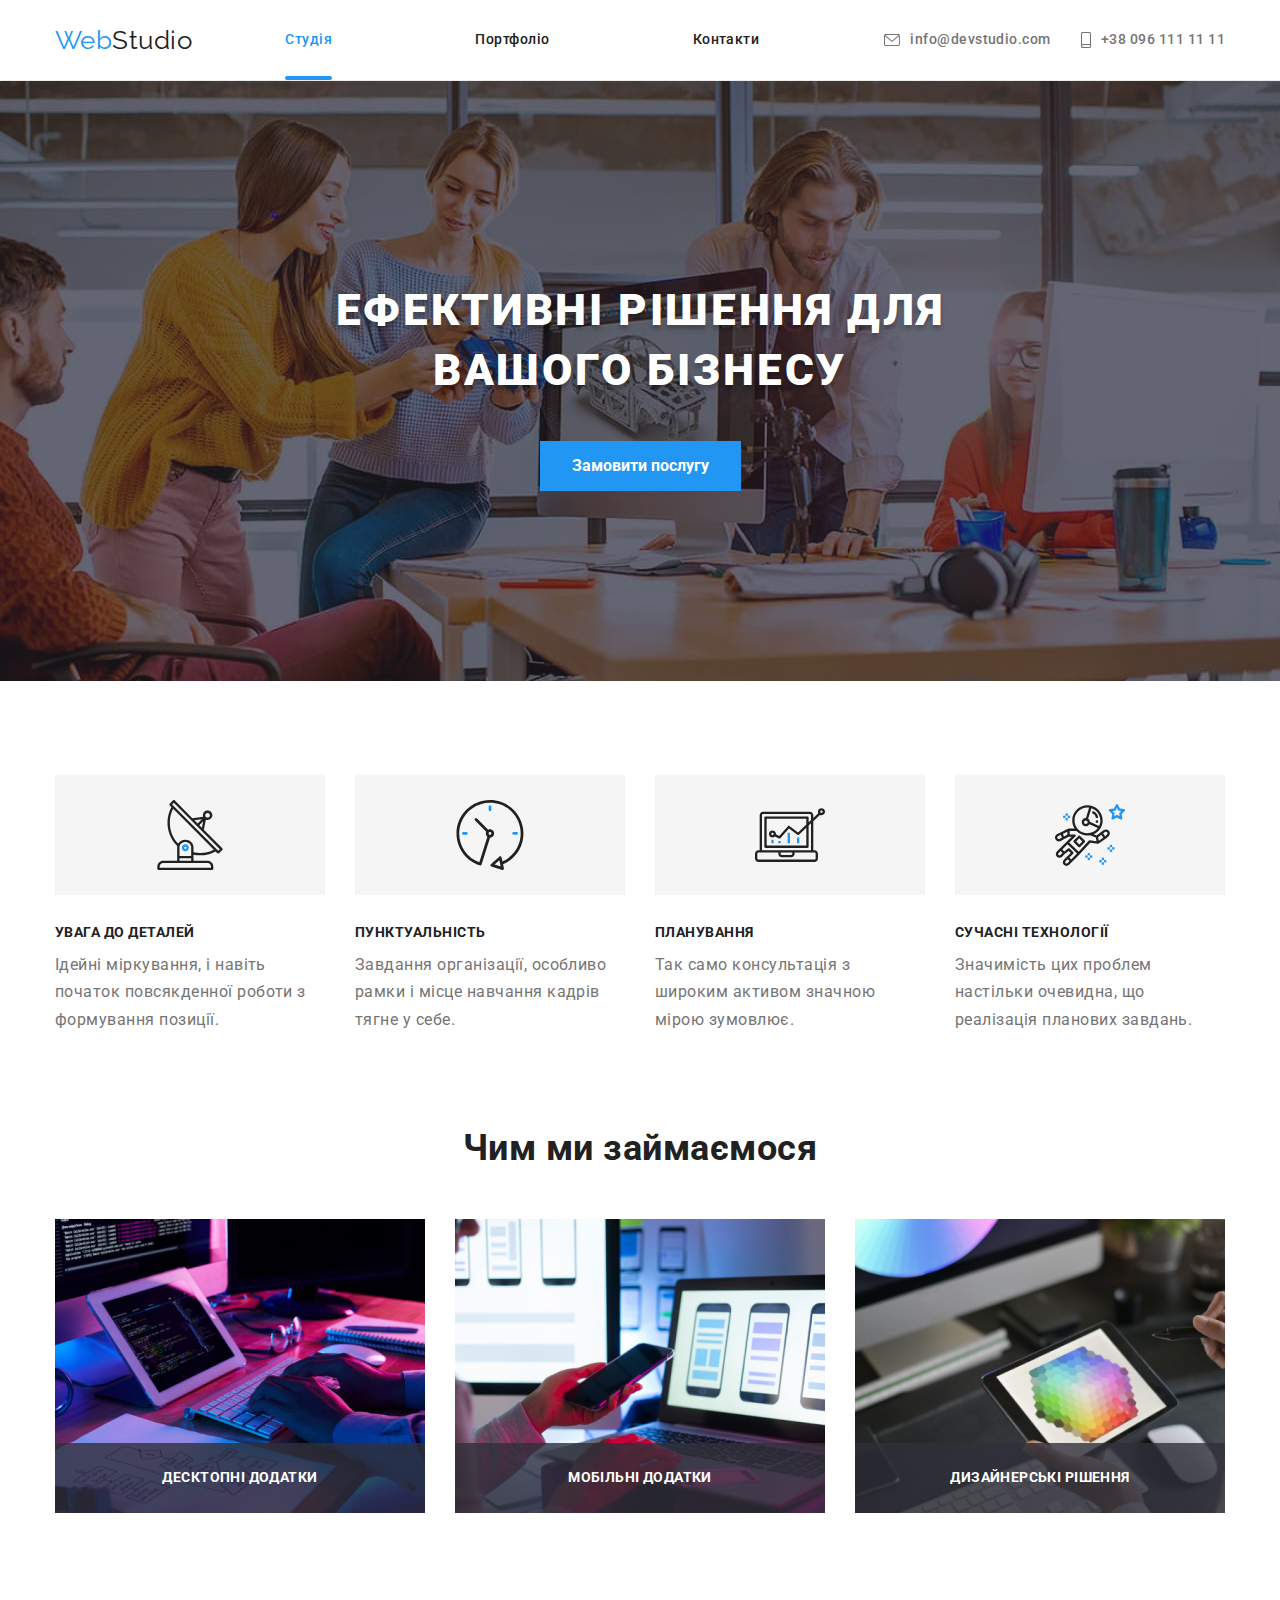
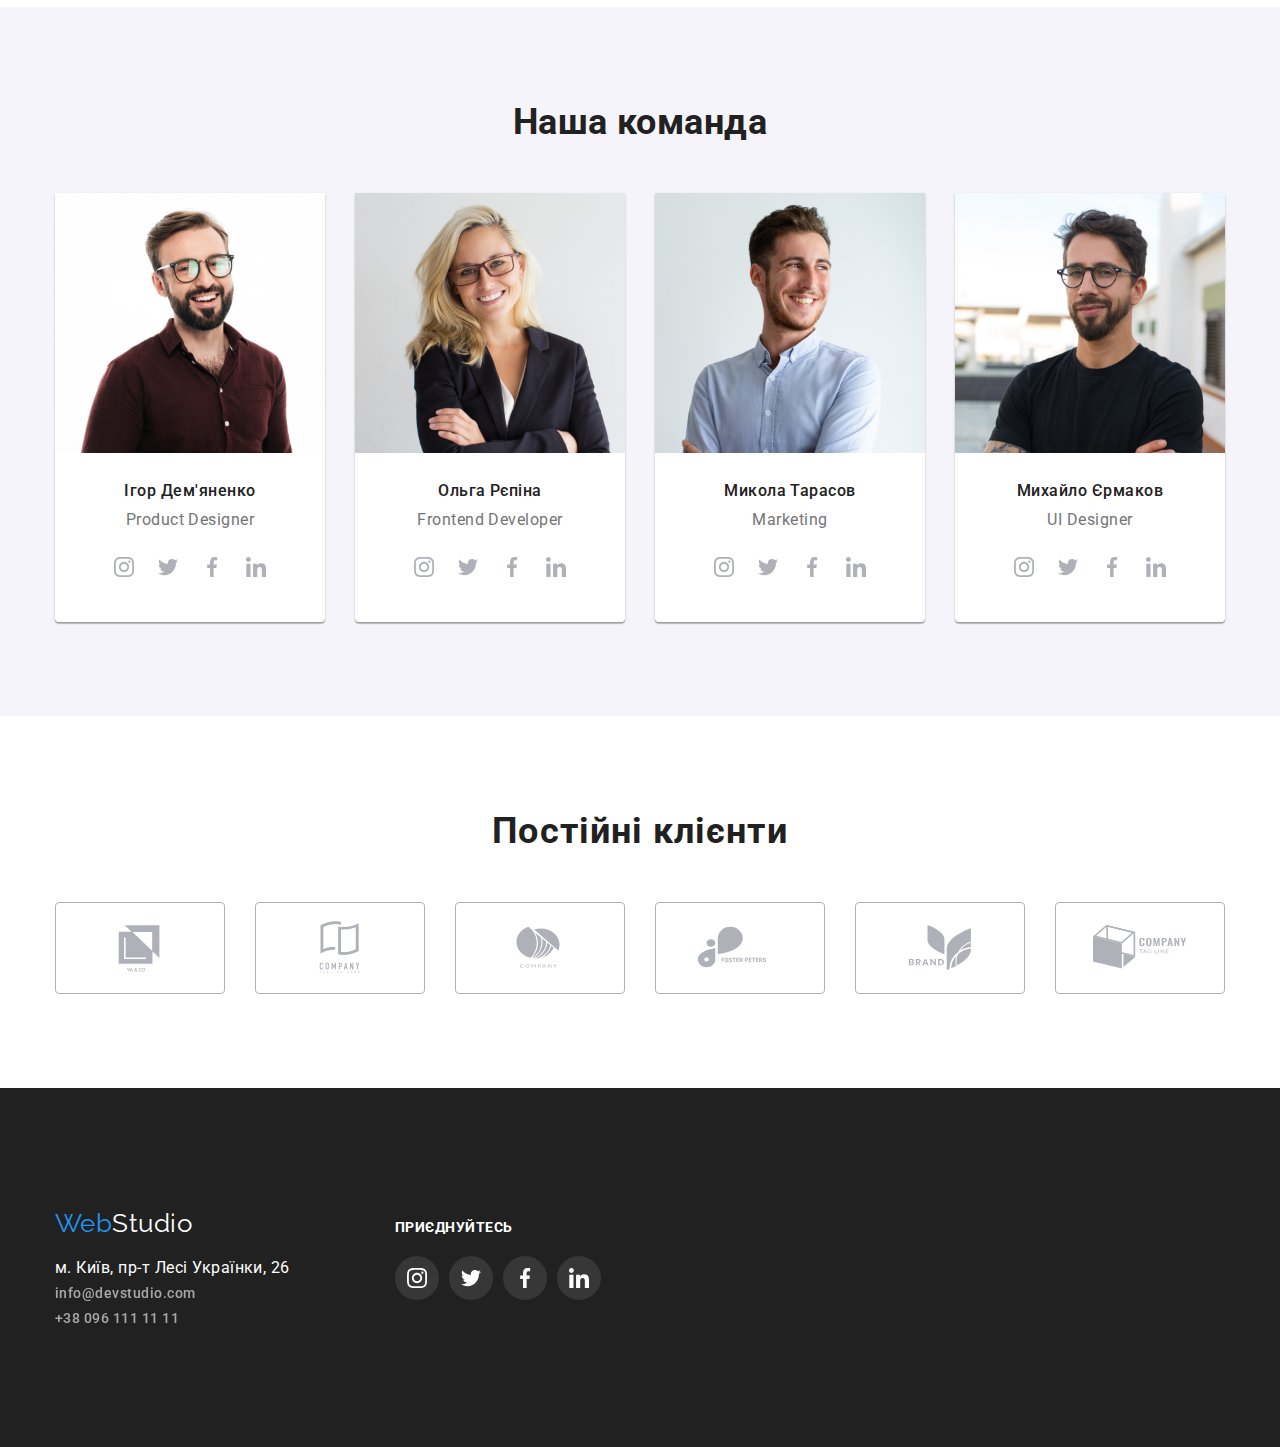
<file: index.html>
<!DOCTYPE html>
<html lang="uk">
<head>
  <meta charset="UTF-8">
  <meta http-equiv="X-UA-Compatible" content="IE=edge">
  <meta name="viewport" content="width=device-width, initial-scale=1.0">
  <title>Document</title>
  <link rel="preconnect" href="https://fonts.googleapis.com">
  <link rel="preconnect" href="https://fonts.gstatic.com" crossorigin>
  <link href="https://fonts.googleapis.com/css2?family=Raleway:wght@700&family=Roboto:wght@400;500;700;900&display=swap"
    rel="stylesheet">
  <link rel="stylesheet" href="https://cdnjs.cloudflare.com/ajax/libs/modern-normalize/1.1.0/modern-normalize.min.css">
  <link rel="stylesheet" href="./css/styles.css">
</head>
<body>
  
    <header class="page-header">
      <div class="container main-nav">
        <nav class="main-nav">
          <a href="./index.html" lang="en" class="logo-link">Web<span class="logo-header">Studio</span></a>
          <ul class="site-nav">
            <li class="item"> <a href="./index.html" class="link current-studio">Студія</a></li>
            <li class="item"> <a href="./portfolio.html" class="link">Портфоліо</a></li>
            <li class="item"> <a href="" class="link">Контакти</a></li>
          </ul>
          
        </nav>
        <ul class="contakts">
          <li class="item contakts-item">
            <!-- Посилання на адресу електронної пошти  -->
            
            <a href="mailto:info@devstudio.com" class="contakts"> <svg class="icon-header" width="16" height="12">
              <use href="./imeges/icons.svg#icon-envelope"></use>_
            </svg>info@devstudio.com </a>
            
          </li>
      
          <li class="item contakts-item">
            <!-- Посилання на телефонний номер -->
            
            <a href="tel:+380961111111" class="contakts"> <svg class="icon-header" width="10" height="16">
              <use href="./imeges/icons.svg#icon-smartphone"></use>_
            </svg> +38 096 111 11 11</a>
            
          </li>
        </ul>
      </div>
  </header>
  
  <main>
    <!-- Герой -->
      
        <section class="hero">
          <div class="container">
            <h1 class="hero-title">Ефективні рішення для вашого бізнесу</h1>
            <button class="button primary" data-modal-open type="button">Замовити послугу</button>
          </div>
        </section>
      
      <section class="section">
        <div class="container">
          <h2 class="visually-hidden">особливості</h2>
          <div class="features-list-svg">
            <ul class="link-svg">
            <li class="list-svg">
            <svg class="features-icon" width="70px" height="70px">
              <use href="./imeges/icons.svg#icon-antenna"></use>_
            </svg>
            </li>
            <li class="list-svg">
            <svg class="features-icon" width="70" height="70">
              <use href="./imeges/icons.svg#icon-clock"></use>_
            </svg>
            </li>
            <li class="list-svg">
            <svg class="features-icon" width="70px" height="70px">
              <use href="./imeges/icons.svg#icon-diagram"></use>_
            </svg>
            </li>
            <li class="list-svg">
            <svg class="features-icon" width="70px" height="70px">
              <use href="./imeges/icons.svg#icon-astronaut"></use>_
            </svg
            </ul>
          </div>
          <ul class="features">
              
              <li class="features-list">
              
              <h3 class="features-title">УВАГА ДО ДЕТАЛЕЙ</h3>
              <p class="features-work">Ідейні міркування, і навіть початок повсякденної роботи з формування позиції.</p>
            </li>
            <li class="features-list">
              <h3 class="features-title">ПУНКТУАЛЬНІСТЬ</h3>
              <p class="features-work">Завдання організації, особливо рамки і місце навчання кадрів тягне у себе.</p>
            </li>
            <li class="features-list">
              <h3 class="features-title">ПЛАНУВАННЯ</h3>
              <p class="features-work">Так само консультація з широким активом значною мірою зумовлює.</p>
            </li>
            <li class="features-list">
              <h3 class="features-title">СУЧАСНІ ТЕХНОЛОГІЇ</h3>
              <p class="features-work">Значимість цих проблем настільки очевидна, що реалізація планових завдань.</p>
            </li>
          </ul>
        </div>
      </section>

      <section class="section no-padding">
        <div class="container">
          <h2 class="workspace">Чим ми займаємося</h2>
          <ul class="flex-workspace">
            <li class="workspace-img">
              <img src="./imeges/programer-working.jpg" alt="Десктопні додатки">
              <div class="title-workspace">
                <h3 class="headline">Десктопні додатки</h3>
              </div>
            </li>

            <li class="workspace-img"> <img src="./imeges/smartphones-creators-working-mobile-phones.jpg"
                alt="Смартфонні додатки">
              <div class="title-workspace">
                <h3 class="headline">Мобільні додатки</h3>
              </div>
            </li>
    
            <li class="workspace-img"> <img src="./imeges/web-design-working-graphic-table.jpg" alt="Дизанерські додатки">
              <div class="title-workspace">
                <h3 class="headline">Дизайнерські рішення</h3>
              </div>
            </li>
          </ul>
        </div>
      </section>
    
      <section class="section team">
        <div class="container">
          <h2 class="workspace">Наша команда</h2>
            <ul class="team">
              <li class="item box"> 
                <img src="./imeges/prodact-designer.jpg" alt="Дизайнер продукту" width="270" height="260">
                  <div class="spesialty">
                    <h3 class="name">Ігор Дем'яненко</h3>
                    <p class="profession" lang="en">Product Designer</p>
                    <ul class="title-social-link">
                      <li class="icon"> 
                        <a class="social-link" href="https://instagram.com" target="_blank" rel="noopener noreferrer">
                          <svg class="social-icon"  width="44" height="44" ><use href="./imeges/icons.svg#icon-instagram"></use>_</svg>
                        </a> 
                      </li>
                      <li class="icon"> 
                        <a class="social-link" href="https://twitter.com" target="_blank" rel="noopener noreferrer">
                          <svg class="social-icon"  width="44" height="44"><use href="./imeges/icons.svg#icon-twitter"></use>_</svg>
                        </a>
                      </li>
                      <li class="icon"> 
                        <a class="social-link" href="https://facebook.com" target="_blank" rel="noopener noreferrer">
                          <svg class="social-icon" width="44" height="44"><use href="./imeges/icons.svg#icon-facebook"></use>_</svg>
                        </a>
                      </li>
                      <li class="icon">
                          <a class="social-link" href="https://linkedin.com" target="_blank" rel="noopener noreferrer">
                            <svg class="social-icon" width="44" height="44"><use href="./imeges/icons.svg#icon-linkedin"></use>_</svg>
                          </a>
                      </li>
                    </ul>
                  </div>
              </li>

              <li class="item box">
                <img src="./imeges/frontend-developer.jpg" alt="Розробник інтерфейсу" width="270" height="260">
                  <div class="spesialty">
                    <h3 class="name">Ольга Рєпіна</h3>
                    <p class="profession" lang="en">Frontend Developer</p>
                    <ul class="title-social-link">
                      <li class="icon">
                        <a class="social-link" href="https://instagram.com" target="_blank" rel="noopener noreferrer">
                          <svg class="social-icon" width="44" height="44">
                            <use href="./imeges/icons.svg#icon-instagram"></use>_
                          </svg>
                        </a>
                      </li>
                      <li class="icon">
                        <a class="social-link" href="https://twitter.com" target="_blank" rel="noopener noreferrer">
                          <svg class="social-icon" width="44" height="44">
                            <use href="./imeges/icons.svg#icon-twitter"></use>_
                          </svg>
                        </a>
                      </li>
                      <li class="icon">
                        <a class="social-link" href="https://facebook.com" target="_blank" rel="noopener noreferrer">
                          <svg class="social-icon" width="44" height="44">
                            <use href="./imeges/icons.svg#icon-facebook"></use>_
                          </svg>
                        </a>
                      </li>
                      <li class="icon">
                        <a class="social-link" href="https://linkedin.com" target="_blank" rel="noopener noreferrer">
                          <svg class="social-icon" width="44" height="44">
                            <use href="./imeges/icons.svg#icon-linkedin"></use>_
                          </svg>
                        </a>
                      </li>
                    </ul>
                  </div>
              </li>
            
              <li class="item box">  
                <img src="./imeges/marketing.jpg" alt="Маркетолог" width="270" height="260">
                <div class="spesialty">
                  <h3 class="name">Микола Тарасов</h3>
                  <p class="profession" lang="en">Marketing</p>
                  <ul class="title-social-link">
                    <li class="icon">
                      <a class="social-link" href="https://instagram.com" target="_blank" rel="noopener noreferrer">
                        <svg class="social-icon" width="44" height="44">
                          <use href="./imeges/icons.svg#icon-instagram"></use>_
                        </svg>
                      </a>
                    </li>
                    <li class="icon">
                      <a class="social-link" href="https://twitter.com" target="_blank" rel="noopener noreferrer">
                        <svg class="social-icon" width="44" height="44">
                          <use href="./imeges/icons.svg#icon-twitter"></use>_
                        </svg>
                      </a>
                    </li>
                    <li class="icon">
                      <a class="social-link" href="https://facebook.com" target="_blank" rel="noopener noreferrer">
                        <svg class="social-icon" width="44" height="44">
                          <use href="./imeges/icons.svg#icon-facebook"></use>_
                        </svg>
                      </a>
                    </li>
                    <li class="icon">
                      <a class="social-link" href="https://linkedin.com" target="_blank" rel="noopener noreferrer">
                        <svg class="social-icon" width="44" height="44">
                          <use href="./imeges/icons.svg#icon-linkedin"></use>_
                        </svg>
                      </a>
                    </li>
                  </ul>
                </div>
              </li>

              <li class="item box">
                <img src="./imeges/ui-designer.jpg" alt="Дизайнер інтерфейсу" width="270" height="260">
                <div class="spesialty">
                  <h3 class="name">Михайло Єрмаков</h3>
                  <p class="profession" lang="en">UI Designer</p>
                  <ul class="title-social-link">
                    <li class="icon">
                      <a class="social-link" href="https://instagram.com" target="_blank" rel="noopener noreferrer">
                        <svg class="social-icon" width="44" height="44">
                          <use href="./imeges/icons.svg#icon-instagram"></use>_
                        </svg>
                      </a>
                    </li>
                    <li class="icon">
                      <a class="social-link" href="https://twitter.com" target="_blank" rel="noopener noreferrer">
                        <svg class="social-icon" width="44" height="44">
                          <use href="./imeges/icons.svg#icon-twitter"></use>_
                        </svg>
                      </a>
                    </li>
                    <li class="icon">
                      <a class="social-link" href="https://facebook.com" target="_blank" rel="noopener noreferrer">
                        <svg class="social-icon" width="44" height="44">
                          <use href="./imeges/icons.svg#icon-facebook"></use>_
                        </svg>
                      </a>
                    </li>
                    <li class="icon">
                      <a class="social-link" href="https://linkedin.com" target="_blank" rel="noopener noreferrer">
                        <svg class="social-icon" width="44" height="44">
                          <use href="./imeges/icons.svg#icon-linkedin"></use>_
                        </svg>
                      </a>
                    </li>
                  </ul>
                </div>
              </li>
            </ul>
        </div>
      </section>
      <section class="section clients">
        <div class="container">
          <h2 class="title-clients">Постійні клієнти</h2>
            <ul class="title-clients-icon">
              <li class="link-icon-clients"><svg class="clients-icon"> <use href="./imeges/icons.svg#icon-client-first">_</use> </svg></li>
              <li class="link-icon-clients"><svg class="clients-icon"> <use href="./imeges/icons.svg#icon-client-second">_</use> </svg></li>
              <li class="link-icon-clients"><svg class="clients-icon"> <use href="./imeges/icons.svg#icon-client-third">_</use> </svg></li>
              <li class="link-icon-clients"><svg class="clients-icon"> <use href="./imeges/icons.svg#icon-client-fourth">_</use> </svg></li>
              <li class="link-icon-clients"><svg class="clients-icon"> <use href="./imeges/icons.svg#icon-client-fifth">_</use> </svg></li>
              <li class="link-icon-clients"><svg class="clients-icon"> <use href="./imeges/icons.svg#icon-client-sixth">_</use> </svg></li>
            </ul>
        </div>
      </section>

      
      <div class="backdrop is-hidden" data-modal>
      <div class="modal">
        <button data-modal-close class="modal-close">
          <svg class="modal-icon" width="11" height="11">
            <use href="./imeges/icons.svg#icon-close"></use>_
          </svg>
        </button>
      </div>
    </div>
  </main>
  <footer class="footer">
    <div class="container footer">
      <div class="logo-adress">
        <div class="footer-emblem">
            <a href="./index.html" lang="en" class="logo-link-footer">Web<span class="logo-footer">Studio</span></a>
          </div>
            <address>
              <ul>
                <li class="footer-contakt"> <a class="footer-address" href="https://goo.gl/maps/CPtrU1FHBa2aNyZL9" target="_blank" rel="noopener noreferrer">м. Київ, пр-т Лесі Українки,
                  26</a></li>
                <li class="footer-contakt"><a href="mailto:info@devstudio.com" class="contakts-footer">info@devstudio.com</a> </li>
                <li class="footer-contakt"><a href="tel:+380961111111" class="contakts-footer">+38 096 111 11 11</a></li>
              </ul>
            </address> 
        </div>
      <div class="action">
        <h2 class="title-footer">приєднуйтесь</h2>
          <ul class="social-link-footer">
            <li class="icon-footer">
              <a class="footer-social-link" href="https://instagram.com" target="_blank" rel="noopener noreferrer">
                <svg class="social-icon-footer" width="44" height="44">
                  <use href="./imeges/icons.svg#icon-instagram"></use>_
                </svg>
              </a>
            </li>
            <li class="icon-footer">
              <a class="footer-social-link" href="https://twitter.com" target="_blank" rel="noopener noreferrer">
                <svg class="social-icon-footer" width="44" height="44">
                  <use href="./imeges/icons.svg#icon-twitter"></use>_
                </svg>
              </a>
            </li>
            <li class="icon-footer">
              <a class="footer-social-link" href="https://facebook.com" target="_blank" rel="noopener noreferrer">
                <svg class="social-icon-footer" width="44" height="44">
                  <use href="./imeges/icons.svg#icon-facebook"></use>_
                </svg>
              </a>
            </li>
            <li class="icon-footer">
              <a class="footer-social-link" href="https://linkedin.com" target="_blank" rel="noopener noreferrer">
                <svg class="social-icon-footer" width="44" height="44">
                  <use href="./imeges/icons.svg#icon-linkedin"></use>_
                </svg>
              </a>
            </li>
          </ul>
      </div>
    </div>
  </footer>
  <script src="./js/modal.js"></script>
</body>
</html>
</file>
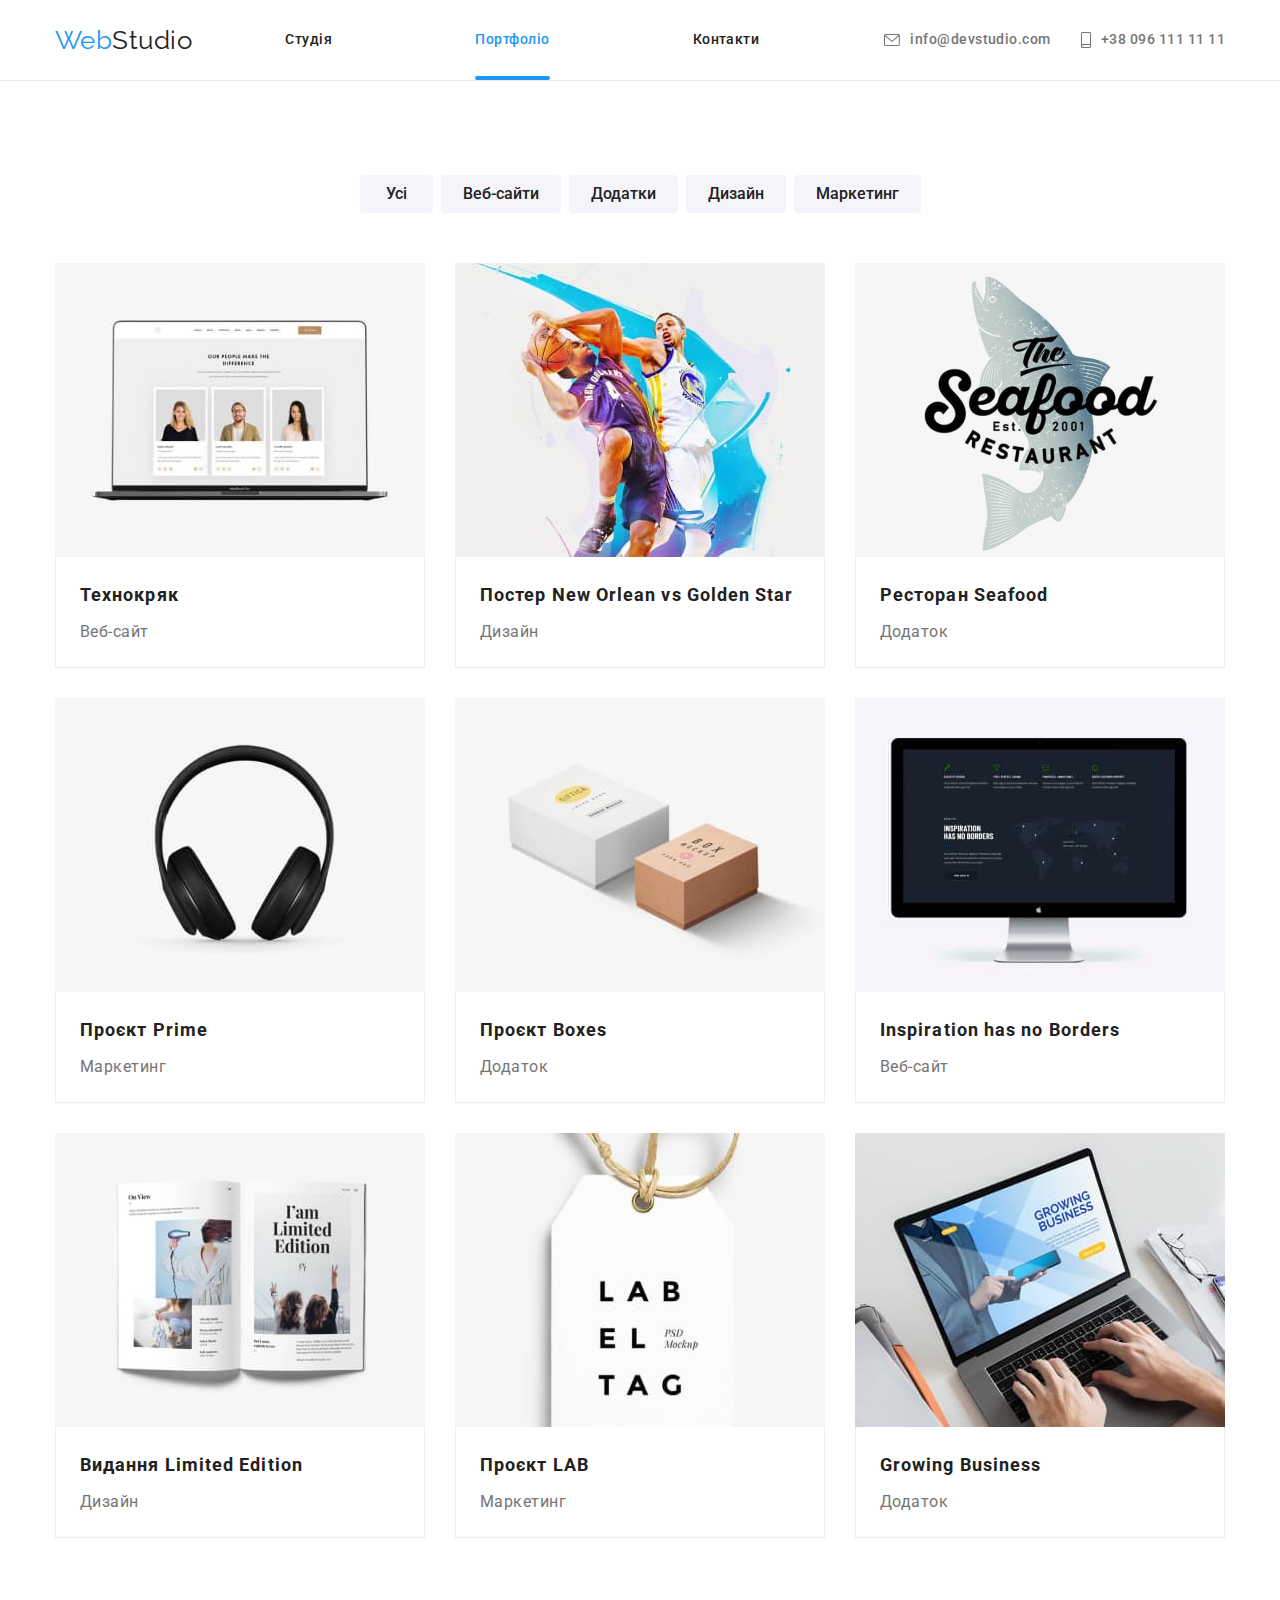
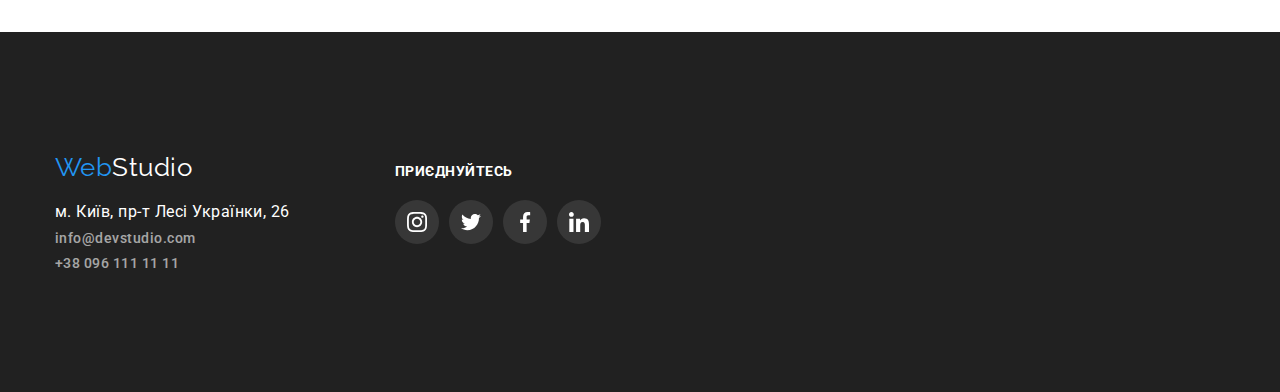
<file: portfolio.html>
<!DOCTYPE html>
<html lang="uk">

<head>
  <meta charset="UTF-8">
  <meta http-equiv="X-UA-Compatible" content="IE=edge">
  <meta name="viewport" content="width=device-width, initial-scale=1.0">
  <title>Document</title>
  <link rel="preconnect" href="https://fonts.googleapis.com">
  <link rel="preconnect" href="https://fonts.gstatic.com" crossorigin>
  <link href="https://fonts.googleapis.com/css2?family=Raleway:wght@700&family=Roboto:wght@400;500;700;900&display=swap"
    rel="stylesheet">
  <link rel="stylesheet" href="https://cdnjs.cloudflare.com/ajax/libs/modern-normalize/1.1.0/modern-normalize.min.css">
  <link rel="stylesheet" href="./css/styles.css">
</head>

<body>
  <header class="page-header">
    <div class="container main-nav">
      <nav class="main-nav">
        <a href="./index.html" lang="en" class="logo-link">Web<span class="logo-header">Studio</span></a>
        <ul class="site-nav">
          <li class="item"> <a href="./index.html" class="link">Студія</a></li>
          <li class="item"> <a href="./portfolio.html" class="link current-portfolio">Портфоліо</a></li>
          <li class="item"> <a href="" class="link">Контакти</a></li>
        </ul>
  
      </nav>
      <ul class="contakts">
        <li class="item contakts-item">
          <!-- Посилання на адресу електронної пошти  -->
          
          <a href="mailto:info@devstudio.com" class="contakts"> <svg class="icon-header" width="16" height="12">
            <use href="./imeges/icons.svg#icon-envelope"></use>_
          </svg>info@devstudio.com</a>
  
        </li>
  
        <li class="item contakts-item">
          <!-- Посилання на телефонний номер -->
          
          <a href="tel:+380961111111" class="contakts"> <svg class="icon-header" width="10" height="16">
            <use href="./imeges/icons.svg#icon-smartphone"></use>_
          </svg> +38 096 111 11 11</a>
  
        </li>
      </ul>
    </div>
  </header>

  <main>
      <!-- Герой -->
    <section class="section project">
      <div class="container">
      <h1 hidden>Проєкти</h1>
      <!-- ФІЛЬТРИ -->
        <ul class="filters">
          <li class="btn-filters" > <button class="button secondary" type="button">Усі</button> </li>
          <li class="btn-filters"> <button class="button secondary" type="button">Веб-сайти</button> </li>
          <li class="btn-filters"> <button class="button secondary" type="button">Додатки</button> </li>
          <li class="btn-filters"> <button class="button secondary" type="button">Дизайн</button> </li>
          <li class="btn-filters"> <button class="button secondary" type="button">Маркетинг</button> </li>
        </ul>
      
      <!-- ПРОЄКТИ -->
      
        <ul class="flex">
          <li class="flex-emelent">
            <a href="">
              <div class="overlay-wrapper">
                <img src="./imeges/project-technocrat.jpg" alt="Проєкт технокряк" width="370" height="294">
                <div class="overlay">
                  <p class="overlay-title"> Ресурс пропонує комплексні пропозиції з різним рівнем функціоналу та сервісів. Все
                    це
                    дозволить відвідувачу отримати
                    вичерпні відомості про компанію чи приватну особу.
                  </p>
                </div>
              </div>
                <div class="name-work">
                  <h2 class="name-title">Технокряк</h2>
                  <p class="work">Веб-сайт</p>
                </div>
            </a>
          </li>
        
          <li class="flex-emelent">
            <a href="">
              <div class="overlay-wrapper">
                <img src="./imeges/poster-new-orlean-vs-golden-star.jpg" alt=" Постер Новий Орлеан проти Золотої Зірки"
                  width="370" height="294">
                <div class="overlay">
                  <p class="overlay-title"> Ресурс пропонує комплексні пропозиції з різним рівнем функціоналу та сервісів. Все
                    це
                    дозволить відвідувачу отримати
                    вичерпні відомості про компанію чи приватну особу.</p>
                </div>
              </div>
                <div class="name-work">
                  <h2 class="name-title" lang="en">Постер New Orlean vs Golden Star</h2>
                  <p class="work">Дизайн</p>
                </div>
            </a>
          </li>
        
          <li class="flex-emelent">
            <a href="">
              <div class="overlay-wrapper">
                <img src="./imeges/restaurant-seafood.jpg" alt="Ресторан Мореродуктів" width="370" height="294">
                <div class="overlay">
                  <p class="overlay-title"> Ресурс пропонує комплексні пропозиції з різним рівнем функціоналу та сервісів. Все
                    це
                    дозволить відвідувачу отримати
                    вичерпні відомості про компанію чи приватну особу.</p>
                </div>
              </div>
                <div class="name-work">
                  <h2 class="name-title" lang="en">Ресторан Seafood</h2>
                  <p class="work">Додаток</p>
                </div>
            </a>
          </li>
        
          <li class="flex-emelent">
            <a href="">
              <div class="overlay-wrapper">
                <img src="./imeges/eairphone.jpg" alt="Навушники" width="370" height="294">
                <div class="overlay">
                  <p class="overlay-title"> Ресурс пропонує комплексні пропозиції з різним рівнем функціоналу та сервісів. Все
                    це
                    дозволить відвідувачу отримати
                    вичерпні відомості про компанію чи приватну особу.</p>
                </div>
              </div>
                <div class="name-work">
                  <h2 class="name-title" lang="en">Проєкт Prime</h2>
                  <p class="work">Маркетинг</p>
                </div>
            </a>
          </li>
        
          <li class="flex-emelent">
            <a href="">
              <div class="overlay-wrapper">
                <img src="./imeges/boxes.jpg" alt="Коробки" width="370" height="294">
                <div class="overlay">
                  <p class="overlay-title"> Ресурс пропонує комплексні пропозиції з різним рівнем функціоналу та сервісів. Все
                    це
                    дозволить відвідувачу отримати
                    вичерпні відомості про компанію чи приватну особу.</p>
                </div>
              </div>
                <div class="name-work">
                  <h2 class="name-title" lang="en">Проєкт Boxes</h2>
                  <p class="work">Додаток</p>
                </div>
            </a>
          </li>
        
          <li class="flex-emelent">
            <a href="">
              <div class="overlay-wrapper">
                <img src="./imeges/monitor.jpg" alt="Монітор комп'ютера" width="370" height="294">
                <div class="overlay">
                  <p class="overlay-title"> Ресурс пропонує комплексні пропозиції з різним рівнем функціоналу та сервісів. Все
                    це
                    дозволить відвідувачу отримати
                    вичерпні відомості про компанію чи приватну особу.</p>
                </div>
              </div>
                <div class="name-work">
                  <h2 class="name-title" lang="en">Inspiration has no Borders</h2>
                  <p class="work">Веб-сайт</p>
                </div>
            </a>
          </li>
        
          <li class="flex-emelent">
            <a href="">
              <div class="overlay-wrapper">
                <img src="./imeges/open-book.jpg" alt="Відкрита книга" width="370" height="294">
                <div class="overlay">
                  <p class="overlay-title"> Ресурс пропонує комплексні пропозиції з різним рівнем функціоналу та сервісів. Все
                    це
                    дозволить відвідувачу отримати
                    вичерпні відомості про компанію чи приватну особу.</p>
                </div>
              </div>
                <div class="name-work">
                  <h2 class="name-title" lang="en">Видання Limited Edition</h2>
                  <p class="work">Дизайн</p>
                </div>
            </a>
          </li>
        
          <li class="flex-emelent">
            <a href="">
              <div class="overlay-wrapper">
                <img src="./imeges/label.jpg" alt="Бірка" width="370" height="294">
                <div class="overlay">
                  <p class="overlay-title"> Ресурс пропонує комплексні пропозиції з різним рівнем функціоналу та сервісів. Все
                    це
                    дозволить відвідувачу отримати
                    вичерпні відомості про компанію чи приватну особу.</p>
                </div>
              </div>
                <div class="name-work">
                  <h2 class="name-title" lang="en">Проєкт LAB</h2>
                  <p class="work">Маркетинг</p>
                </div>
            </a>
          </li>
        
          <li class="flex-emelent">
            <a href="">
              <div class="overlay-wrapper">
                <img src="./imeges/working-on-laptop.jpg" alt="Робота за ноутбуком" width="370" height="294">
                <div class="overlay">
                  <p class="overlay-title"> Ресурс пропонує комплексні пропозиції з різним рівнем функціоналу та сервісів. Все
                    це
                    дозволить відвідувачу отримати
                    вичерпні відомості про компанію чи приватну особу.</p>
                </div>
              </div>
                <div class="name-work">
                  <h2 class="name-title" lang="en">Growing Business</h2>
                  <p class="work">Додаток</p>
                </div>
            </a>
          </li>
        </ul>
      </div>
    </section>
  </main>
    
      <footer class="footer">
        <div class="container footer">
          <div class="logo-adress">
            <div class="footer-emblem">
              <a href="./index.html" lang="en" class="logo-link-footer">Web<span class="logo-footer">Studio</span></a>
            </div>
            <address>
              <ul>
                <li class="footer-contakt"> <a class="footer-address" href="https://goo.gl/maps/CPtrU1FHBa2aNyZL9"
                    target="_blank" rel="noopener noreferrer">м. Київ, пр-т Лесі Українки,
                    26</a></li>
                <li class="footer-contakt"><a href="mailto:info@devstudio.com" class="contakts-footer">info@devstudio.com</a>
                </li>
                <li class="footer-contakt"><a href="tel:+380961111111" class="contakts-footer">+38 096 111 11 11</a></li>
              </ul>
            </address>
          </div>
          <div class="action">
            <h2 class="title-footer">приєднуйтесь</h2>
            <ul class="social-link-footer">
              <li class="icon-footer">
                <a class="footer-social-link" href="https://instagram.com" target="_blank" rel="noopener noreferrer">
                  <svg class="social-icon-footer" width="44" height="44">
                    <use href="./imeges/icons.svg#icon-instagram"></use>_
                  </svg>
                </a>
              </li>
              <li class="icon-footer">
                <a class="footer-social-link" href="https://twitter.com" target="_blank" rel="noopener noreferrer">
                  <svg class="social-icon-footer" width="44" height="44">
                    <use href="./imeges/icons.svg#icon-twitter"></use>_
                  </svg>
                </a>
              </li>
              <li class="icon-footer">
                <a class="footer-social-link" href="https://facebook.com" target="_blank" rel="noopener noreferrer">
                  <svg class="social-icon-footer" width="44" height="44">
                    <use href="./imeges/icons.svg#icon-facebook"></use>_
                  </svg>
                </a>
              </li>
              <li class="icon-footer">
                <a class="footer-social-link" href="https://linkedin.com" target="_blank" rel="noopener noreferrer">
                  <svg class="social-icon-footer" width="44" height="44">
                    <use href="./imeges/icons.svg#icon-linkedin"></use>_
                  </svg>
                </a>
              </li>
            </ul>
          </div>
        </div>
      </footer>
    </body>
    
    
  </html>
</file>
<file: css/styles.css>
:root{
--primary-text-color: rgba(255, 255, 255, 0.6);
--title-text-color: #212121;
--accent-color: #ffffff;
--nav-color: #2196F3;
--main-color: #757575;
--primary-bg-color: #F5F5F5;
--icon-color: #AFB1B8;
--duration: 250ms cubic-bezier(0.4, 0, 0.2, 1);
}

body{
  background:var(--accent-color);
  font-family: "roboto", sans-serif;
  color: var(--main-color);
  letter-spacing: 0.03em;
  margin: 0;
}

ul, li{
  list-style: none;
  padding: 0;
  margin: 0;
}

a{
  text-decoration: none;
}
h1,h2,h3,p{
  margin: 0;
}

.container {
  margin-left: auto;
  margin-right: auto;
  width: 1200px;
  padding-left: 15px;
  padding-right: 15px;
}

.page-header{
  background-color: var(--accent-color);
  border-bottom: 1px solid #ECECEC;

}
.site-nav {
  display: flex;
}

.site-nav .item:not(:last-child) {
  margin-right: 50px;
}

.logo-link:hover, .logo-link:focus{
  color: var(--title-text-color);
}

.logo-header:hover, .logo-footer:hover{
  color: var(--nav-color);
}


.logo-link {
  color: var(--nav-color);
  font-family: "Raleway", sans-serif;
  font-size: 26px;
  line-height: 1.19;
  text-decoration: none;
  transition: color var(--duration);
}

.logo-header{
  color: var(--title-text-color);
  font-family: "Raleway", sans-serif;
  transition: color var(--duration);
}

.main-nav{
  display: flex;
  align-items: center;
}

.site-nav .link {
  color: var(--title-text-color);
  font-weight: 500;
  font-size: 14px;
  line-height: 1.14;
  text-decoration: none;
  display: block;
  padding-top: 32px;
  padding-bottom: 32px;
  margin-left: 93px;
  transition: color var(--duration);
}

.site-nav .link:hover, .site-nav .link:focus{
  color: var(--nav-color);
}

.link.current-studio {
  color: var(--nav-color);
}

.link.current-studio{
  position: relative;
}

.link.current-portfolio {
  position: relative;
}

.link.current-studio::after{
  content: '';
  position: absolute;
  bottom: 0;
  left: 0;
  width: 100%;
  height: 4px;
  background-color: var(--nav-color);
  border-radius: 2px;
  opacity: 1;
}

.link.current-portfolio {
  color: var(--nav-color);
}

.link.current-portfolio::after {
  content: '';
  position: absolute;
  bottom: 0;
  left: 0;
  width: 100%;
  height: 4px;
  background-color: var(--nav-color);
  border-radius: 2px;
  opacity: 1;
}

/* .link.current-portfolio:hover::after {
  opacity: 1;
} */

.contakts-item{
  display: flex;
  align-items: center;
  transition: color var(--duration);
}

.contakts{
  display: flex;
  align-items: center;
  margin-left: auto;
  color: var(--main-color);
  font-weight: 500;
  font-size: 14px;
  line-height: 1.14;
  text-decoration: none;
  transition: color var(--duration);
}

.icon-header{
  margin-right: 10px;
  fill: currentColor;
  overflow: hidden;
  vertical-align: -0.15em;
  font-size: inherit;
}
.contakts:hover ,
.contakts:focus {
  color: var(--nav-color);
}

.contakts-item:hover,
.contakts-item:focus {
  color: var(--nav-color);
  cursor: pointer;
}

.contakts .item+ .item{
  margin-left: 30px;
}

.hero{
  background-color: #2F303A;
  background-image: linear-gradient(to right, rgba(47, 48, 58, 0.4),
      rgba(47, 48, 58, 0.4)), url(../imeges/bgr-hero.jpg);
  background-repeat: no-repeat;
  max-width: 1600px;
  height: 600px;
  background-position: center;
  background-size: cover;
  margin-left: auto;
  margin-right: auto;
  text-align: center;
  padding-top: 200px;
  padding-bottom: 200px;
}

.hero-title{
  margin: 0 auto 40px;
  width: 696px;
  color: var(--accent-color);
  font-weight: 900;
  font-size: 44px;
  line-height:1.36;
  letter-spacing: 0.06em;
  text-transform: uppercase;
  text-shadow: 0px 4px 4px rgba(0, 0, 0, 0.25);
}

.section{
  padding-top: 94px;
  padding-bottom: 94px;
}

.section.no-padding{
  padding-top: 0;
  background-color: var(--accent-color);
}

.visually-hidden{
  position: absolute;
    white-space: nowrap;
    width: 1px;
    height: 1px;
    overflow: hidden;
    border: 0;
    padding: 0;
    clip: rect(0 0 0 0);
    clip-path: inset(50%);
    margin: -1px;
}

.features{
  display: flex;
  gap: 30px;
}

.features-list{
  width: 270px;
}

/* .features-list::before{
  display: block;
  content: "";
  height: 120px;
  /* background-size: cover; */
  background-repeat: no-repeat;
  background-position: center;
  background-color: var(--primary-bg-color);
  margin-bottom: 30px;
} */

/* .features-list:nth-child(1):before{
  background-image: url(../imeges/antenna.svg);
}

.features-list:nth-child(2):before {
  background-image: url(../imeges/clock.svg);
}

.features-list:nth-child(3):before {
  background-image: url(../imeges/diagram.svg);
}

.features-list:nth-child(4):before {
  background-image: url(../imeges/astronaut.svg);
} */



.features-list-svg {
  display: flex;
  height: 120px;
}

.link-svg{
  display: flex;
}

.list-svg{
  display: flex;
  align-items: center;
  justify-content: center;
  height: 120px;
  width: 270px;
  margin-right: 30px;
  margin-bottom: 30px;
  background-color: var(--primary-bg-color);
}

.list-svg:nth-child(4){
  margin-right: 0;
}

.features-icon{
  height: 70px;
  width: 70px;
}

.features-title{
  margin-top: 0;
  margin-bottom: 10px;
  color: var(--title-text-color);
  font-size: 14px;
  font-weight: 700px;
  line-height: 1.14;
  text-transform: uppercase;
}

.features-work{
  margin: 0;
  line-height: 1.71;
}

.flex-workspace{
  display: flex;
  gap: 30px;
}

.workspace{
  margin-top: 0;
  margin-bottom: 50px;
  color: var(--title-text-color);
  font-size: 36px;
  line-height: 1.17;
  text-align: center;
}

.workspace-img{
  position: relative;
}

.title-workspace {
  display: flex;
  height: 70px;
  width: 370px;
  background-color: rgba(47, 48, 58, 0.8);
  position: absolute;
  bottom: 0;
  right: 0;
  justify-content: center;
  align-items: center;
}

.headline {
  font-size: 14px;
  line-height: 1.14;
  text-align: center;
  letter-spacing: 0.03em;
  text-transform: uppercase;
  color: var(--accent-color);
}

.team{
  display: flex;
  gap: 30px;
  background-color: #F5F4FA;
}

.box{
  background-color: var(--accent-color);
  box-shadow: 0px 1px 3px rgba(0, 0, 0, 0.12), 0px 1px 1px rgba(0, 0, 0, 0.14), 0px 2px 1px rgba(0, 0, 0, 0.2);
  border-radius: 0px 0px 4px 4px;
}

.spesialty{
  padding-top:  28px; 
  padding-bottom: 28px;
}
.name{
  margin-top: 0px;
  margin-bottom: 10px;
  color: var(--title-text-color);
  font-weight: 500;
  font-size: 16px;
  line-height: 1.19;
  text-align: center;
}

.profession{
  margin-top: 0;
  margin-bottom: 16px;
  color: var(--main-color);
  font-size: 16px;
  line-height: 1.19;
  text-align: center;
}

.title-social-link{
  display: flex;
  justify-content: center;
}

.icon{
  align-items: center;
}

.social-icon:nth-child(4n) {
  margin-right: 0;
}

.social-link{
  display: inline-block;
  fill: currentColor;
  border-radius: 50%;
  width: 44px;
  height: 44px;
  transition: backgraund-color var(--duration);
}

.social-icon{
  display: flex;
  fill: var(--icon-color);
  margin-right: 10px;
  padding: 12px;
  transition: fill var(--duration);
}

.social-icon:nth-child(4n) {
  margin-right: 0;
}

.social-icon:hover,
.social-icon:focus {
  fill: var(--accent-color);
}

.social-link:focus,
.social-link:hover {
  background-color: var(--nav-color);
}


.clients{
  display: flex;
  gap: 30px;
  height: 372px;
}

.title-clients{
  color: var(--title-text-color);
  font-size: 36px;
  line-height: 1.17;
  text-align: center;
  letter-spacing: 0.03em;
  margin-bottom: 50px;
}

.title-clients-icon {
  display: flex;
}

.link-icon-clients{
  display: flex;
  justify-content: center;
  align-items: center;
  width: 170px;
  height: 92px;
  margin-right: 30px;
  border: 1px solid var(--icon-color);
  border-radius: 4px;
  color: var(--icon-color);
  transition: color var(--duration), border-color var(--duration);
}

.link-icon-clients:nth-child(6n){
  margin-right: 0;
}

.link-icon-clients:hover,
.link-icon-clients:focus {
  border-color: var(--nav-color);
  color: var(--nav-color);
}

.clients-icon{
  width: 106px;
  height: 60px;
  fill: currentColor;
  transition: fill var(--duration);
} 

.clients-icon:hover,
.clients-icon:focus {
  fill: var(--nav-color);
}

.button{
  text-decoration: none;
  cursor: pointer;
  display: inline-block;
  drop-shadow:  0px 4px 4px rgba(0, 0, 0, 0.25);
  transition: backgraund-color var(--duration);
}

.button.primary{
  color: var(--accent-color);
  background: var(--nav-color);
  font-weight: 700;
  font-size: 16px;
  line-height: 1.88;
  padding: 10px 32px;
  border: 0;
  text-align: center;
  transition: backgraund-color var(--duration);
}

.button.primary:hover,
.button.primary:focus {
  background-color: #188CE8;
}

/* Модальне вікно */
.backdrop{
  position: fixed;
  top: 0;
  left: 0;
  width: 100%;
  height: 100%;
  background-color: rgba(0, 0, 0, 0.2);
}

.backdrop.is-hidden{
  opacity: 0;
  pointer-events: none;
}

.modal{
  position: absolute;
  top: 50%;
  left: 50%;
  transform: translate(-50%, -50%);
  min-width: 528px;
  min-height: 581px;
  background: var(--accent-color);
  box-shadow: 0px 1px 3px rgba(0, 0, 0, 0.12), 0px 1px 1px rgba(0, 0, 0, 0.14), 0px 2px 1px rgba(0, 0, 0, 0.2);
  border-radius: 4px;
}

.modal-close{
  display: flex;
  position: absolute;
  justify-content: center;
  align-items: center;
  top: 8px;
  right: 8px;
  width: 30px;
  height: 30px;
  background-color: var(--accent-color);
  border: 1px solid rgba(0, 0, 0, 0.1);
  border-radius: 50%;
  cursor: pointer;
  fill: currentColor;
}

.modal-icon{
  width: 11px;
  height: 11px;
  transition: color var(--duration);
}

.modal-icon:hover, .modal-icon:focus{
  color: var(--nav-color);

}

/*  ПОРТФОЛІО */

.button.secondary{
  color: var(--title-text-color);
  background: #F5F4FA;
  font-weight: 500;
  font-size: 16px;
  line-height: 1.63;
  text-align: center;
  border-radius: 4px;
  min-width: 73px;
  padding: 6px 22px;
  border-color: transparent;
  border-image: none;
  border-style: none;
  drop-shadow: 0px 4px 4px rgba(0, 0, 0, 0.25);
  drop-shadow: 0px 4px 4px rgba(0, 0, 0, 0.25);
  transition: color var(--duration), background-color var(--duration), drop-shadow var(--duration), box-shadow var(--duration);
  }

.button.secondary:hover,
.button.secondary:focus {
  color: var(--accent-color);
  background-color: var(--nav-color);
  drop-shadow: 0px 4px 4px rgba(0, 0, 0, 0.25);
  box-shadow: 0px 3px 1px rgba(0, 0, 0, 0.1), 0px 1px 2px rgba(0, 0, 0, 0.08), 0px 2px 2px rgba(0, 0, 0, 0.12);
}

.filters {
  display: flex;
  gap: 8px;
  justify-content: center;
  margin-bottom: 50px;
}

.btn-filters{
  display: inline;
}

.flex{
  display: flex;
  flex-wrap: wrap;
  justify-content: center;
}


.flex-emelent{
  position: relative;
  width: 370px;
  margin-right: 30px;
  margin-bottom: 30px;
  transition: box-shadow var(--duration);
}

.overlay-wrapper{
  position: relative;
  overflow: hidden;
}

.overlay{
  position: absolute;
  top: 0;
  left: 0;
  width: 100%;
  height: 100%;
}

.overlay-title{
  position: absolute;
  justify-content: center;
  align-items: center;
  padding: 63px 24px;
  font-size: 18px;
  line-height: 1.56;
  letter-spacing: 0.03em;
  color: var(--accent-color);
  background-color: rgba(33, 150, 243, 0.9);
  transform: translateY(100%);
  transition:  var(--duration);
}

.flex-emelent:hover .overlay-title{
  transform: translateY(0);
}


.flex-emelent:nth-child(3n){
  margin-right: 0;
}


.flex-emelent:nth-last-child(-n +3){
  margin-bottom: 0;
}

.flex-emelent:hover,
.flex-emelent:focus{
  box-shadow: 0px 1px 1px rgba(0, 0, 0, 0.12), 0px 4px 4px rgba(0, 0, 0, 0.06), 1px 4px 6px rgba(0, 0, 0, 0.16);
} 

img {
  display: block;
}

.name-title{
  margin-top: 0;
  margin-bottom: 4px;
  margin-left: 24px;
  margin-right: 24px;
  color: var(--title-text-color);
  font-size: 18px;
  line-height: 2;
  letter-spacing: 0.06em;
  text-align: left;
}

.name-work{
  margin-top: 0;
  padding-bottom: 20px;
  padding-top: 20px;
  border: 1px solid #EEEEEE;
  border-top: none;
}

.work{
  margin-top: 0;
  margin-bottom: 0;
  padding-left: 24px;
  padding-right: 24px;
  color: var(--main-color);
  font-size: 16px;
  line-height: 1.88;
  text-align: left; 
}

.footer{
  margin-top: 0;
  padding-top: 60px;
  padding-bottom: 60px;
  background-color: var(--title-text-color);
  /* width: 1600px;
  padding-left: 215px; */
}

.footer-emblem{
  display: block;
  margin-bottom: 20px;
}

.logo-footer{
  margin-top: 0;
  margin-bottom: 20px;
  color: var(--accent-color);
  font-family: "Raleway", sans-serif;
  font-size: 26px;
  line-height: 1.19;
  text-decoration: none;
}

.logo-link-footer {
  color: var(--nav-color);
  font-family: "Raleway", sans-serif;
  font-size: 26px;
  line-height: 1.19;
  text-decoration: none;
  transition: color var(--duration);
  ;
}

.logo-link-footer:hover,
.logo-link-footer:focus {
  color: var(--accent-color);
}

address{
  font-style: normal;

}
.footer{
  display: flex;
}

.footer-address{
  color: var(--accent-color);
  transition: color var(--duration);
}

.footer-address:hover,
.footer-address:focus{
  color: var(--nav-color);
}

.contakts-footer{
  padding-top: 9px;
  padding-bottom: 0;
  display: flex;
  align-items: center;
  margin-left: auto;
  color: var(--accent-color);
  opacity: .6;
  font-weight: 500;
  font-size: 14px;
  line-height: 1.14;
  text-decoration: none;
  transition: color var(--duration);
}

.contakts-footer:hover,
.contakts-footer:focus{
  color: var(--nav-color);
}

.logo-adress{
  width: 270px;
  margin-right: 70px;
}

.action {
  display: block;
  align-items: center;
}

.title-footer{
  margin-top: 12px;
  margin-bottom: 20px;
  color: var(--accent-color);
  font-size: 14px;
  line-height: 1.14;
  text-transform: uppercase;
}

.social-link-footer {
  display: flex;
}

.icon-footer {
  align-items: center;
  margin-right: 10px;
}
.icon-footer:nth-last-child(4){
  margin-left: 0;
}

.footer-social-link {
  display: inline-block;
  fill: currentColor;
  border-radius: 50%;
  width: 44px;
  height: 44px;
  background: rgba(255, 255, 255, 0.1);
}

.social-icon-footer {
  display: flex;
  fill: var(--accent-color);
  padding: 12px;
}

.footer-social-link {
  display: inline-block;
  fill: currentColor;
  border-radius: 50%;
  width: 44px;
  height: 44px;
  transition: background-color var(--duration);  
}

.footer-social-link:focus,
.footer-social-link:hover {
  background-color: var(--nav-color);
}
</file>
